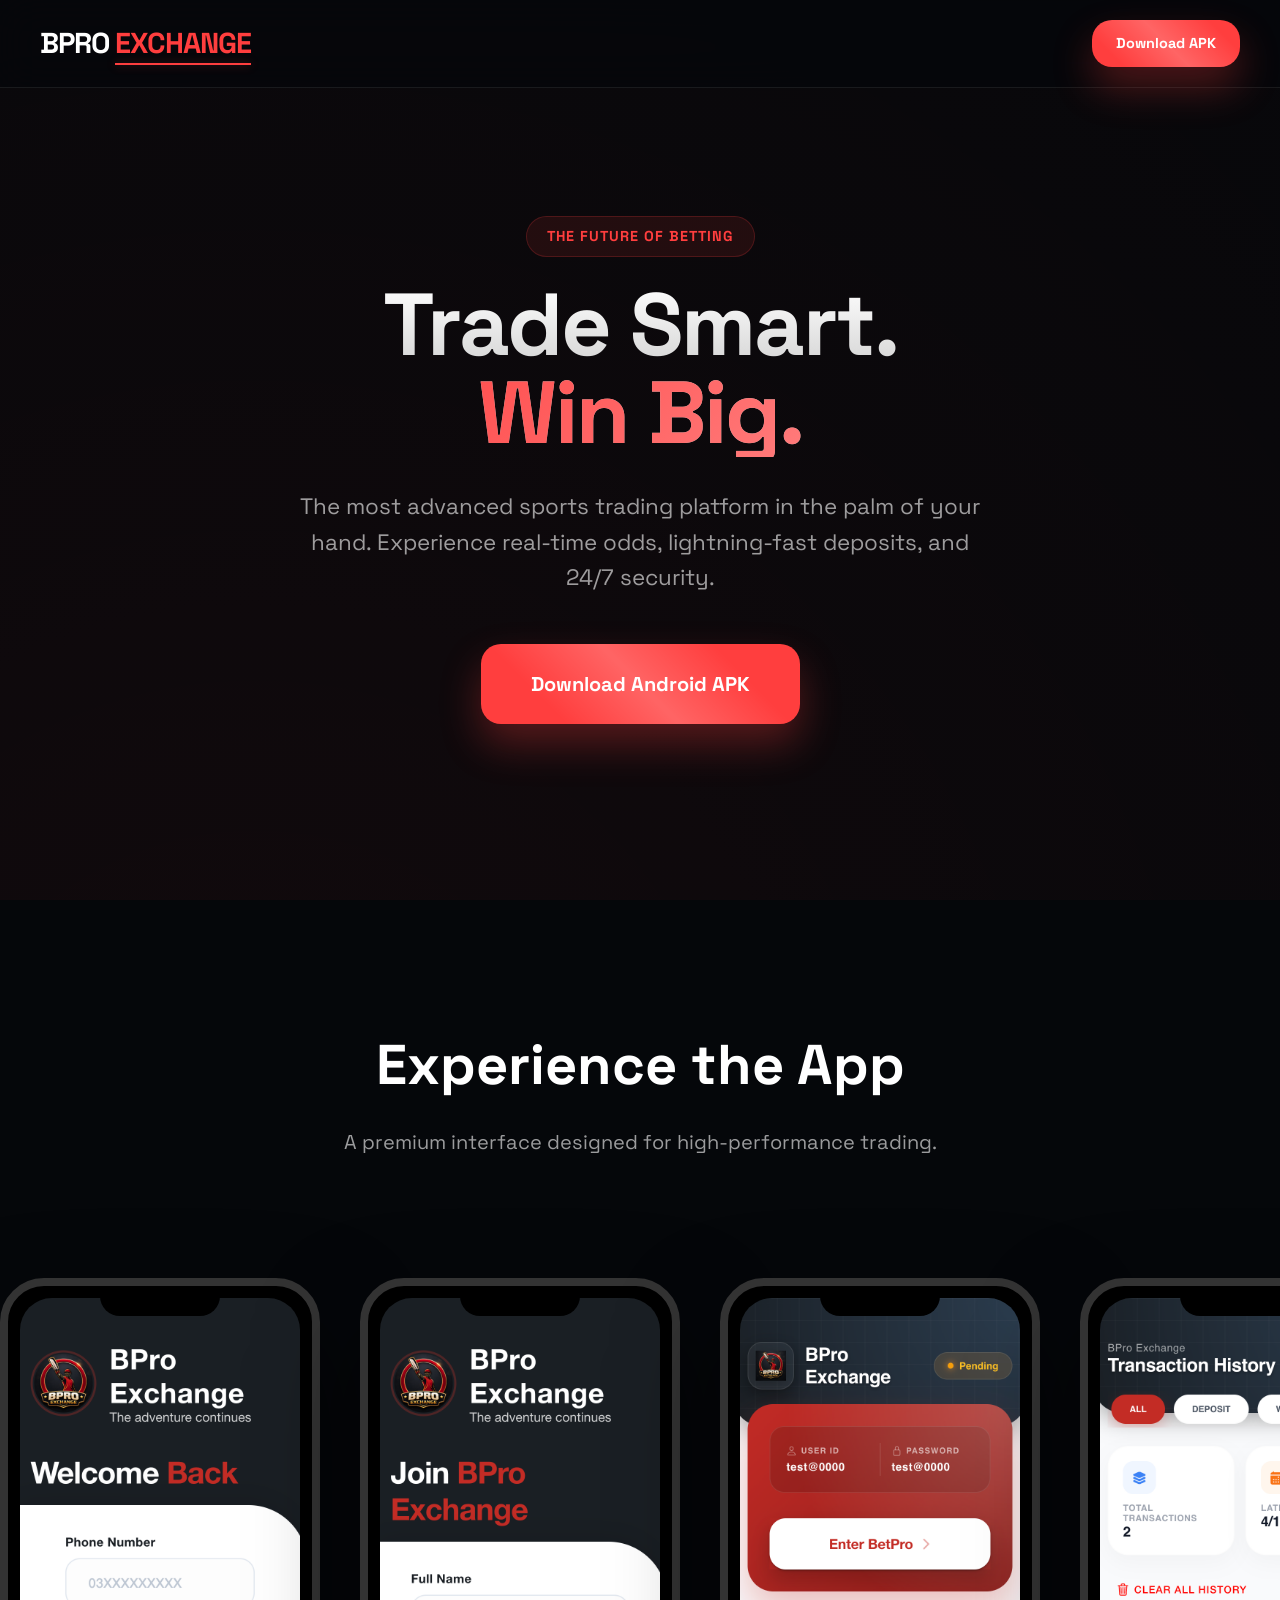
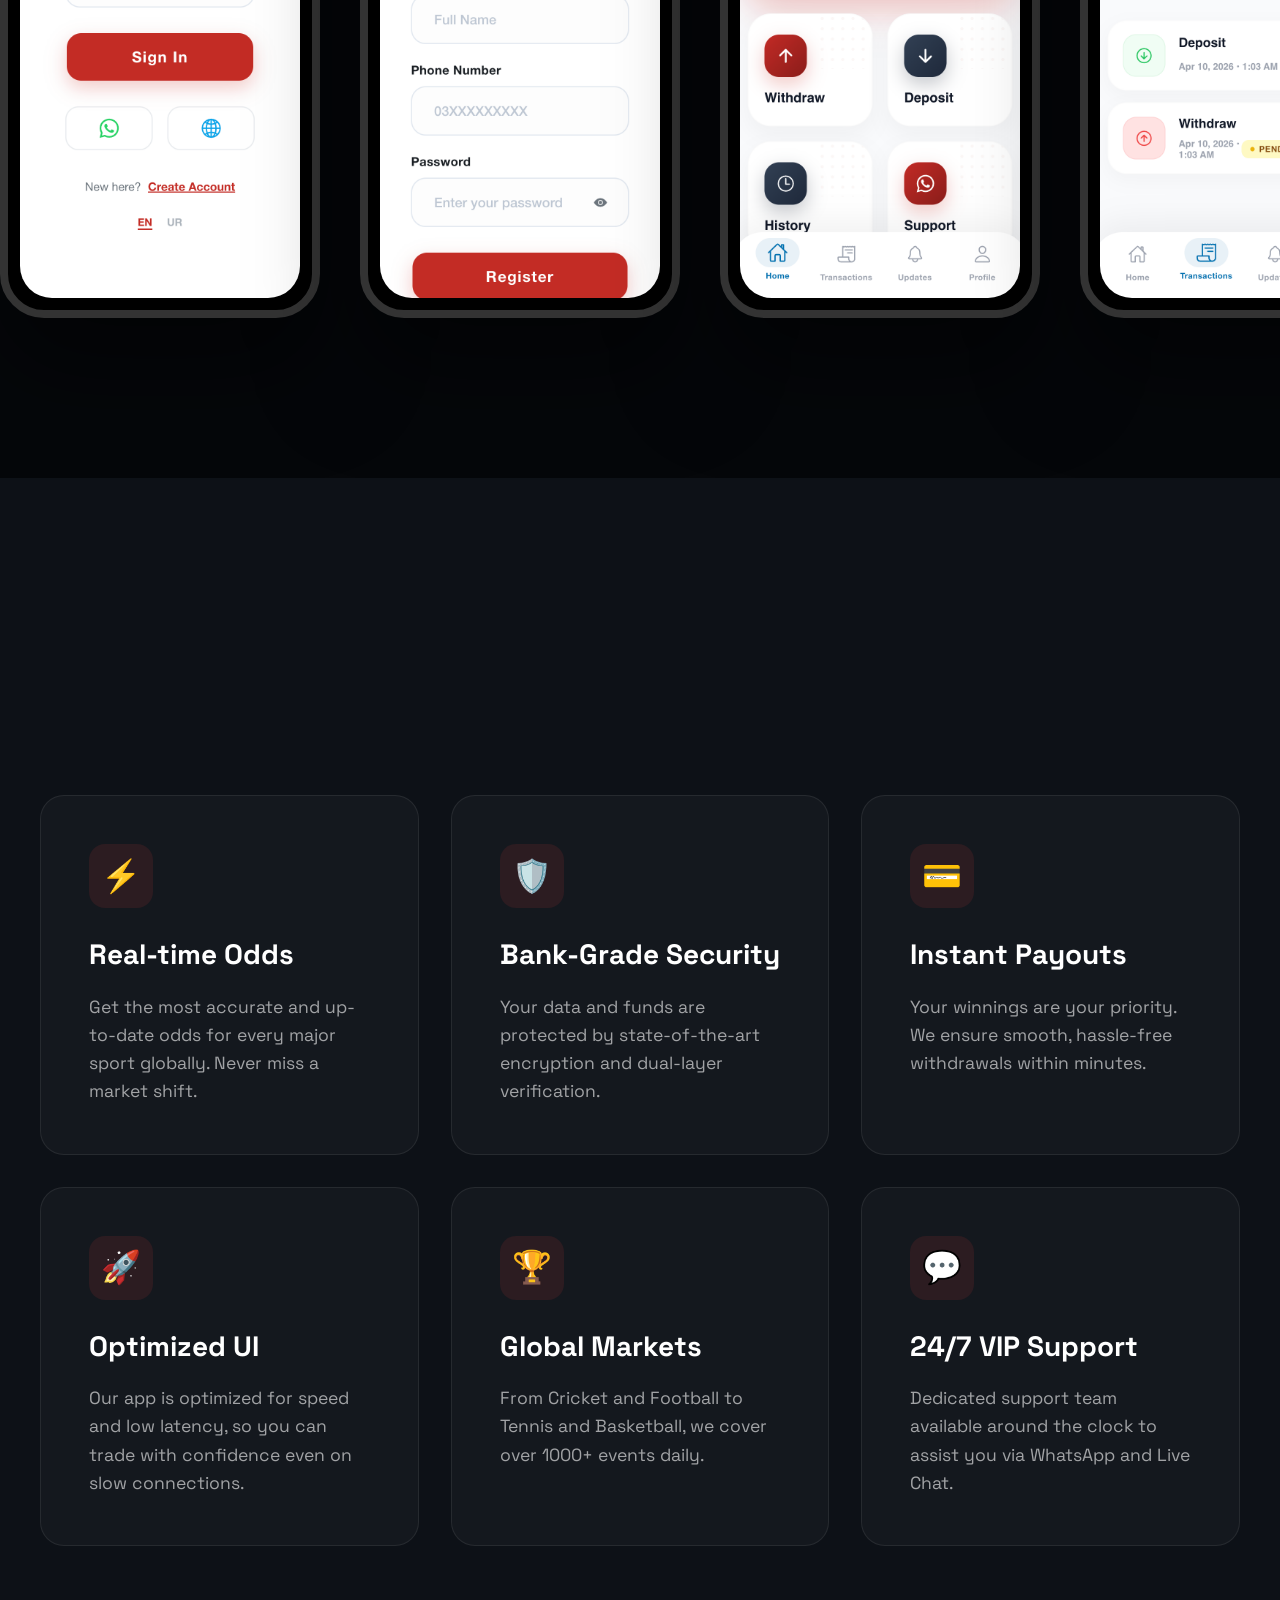
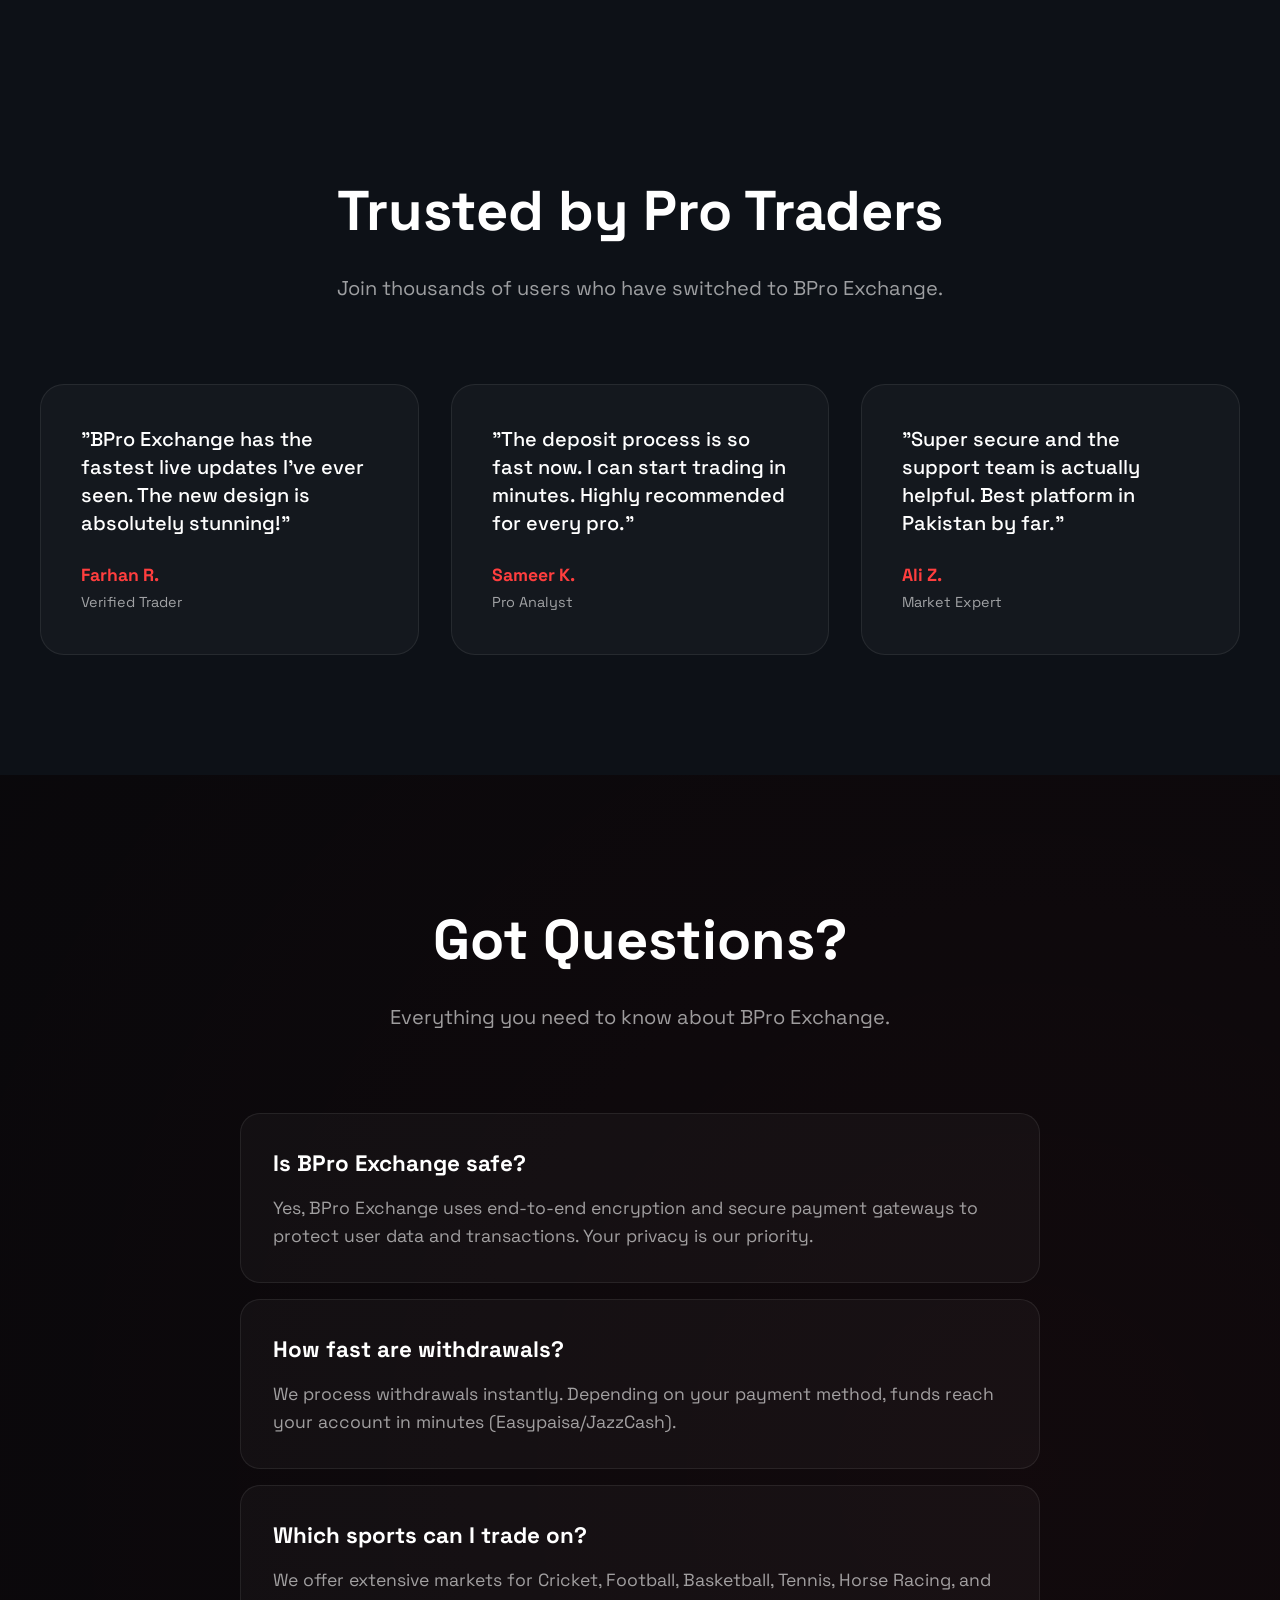
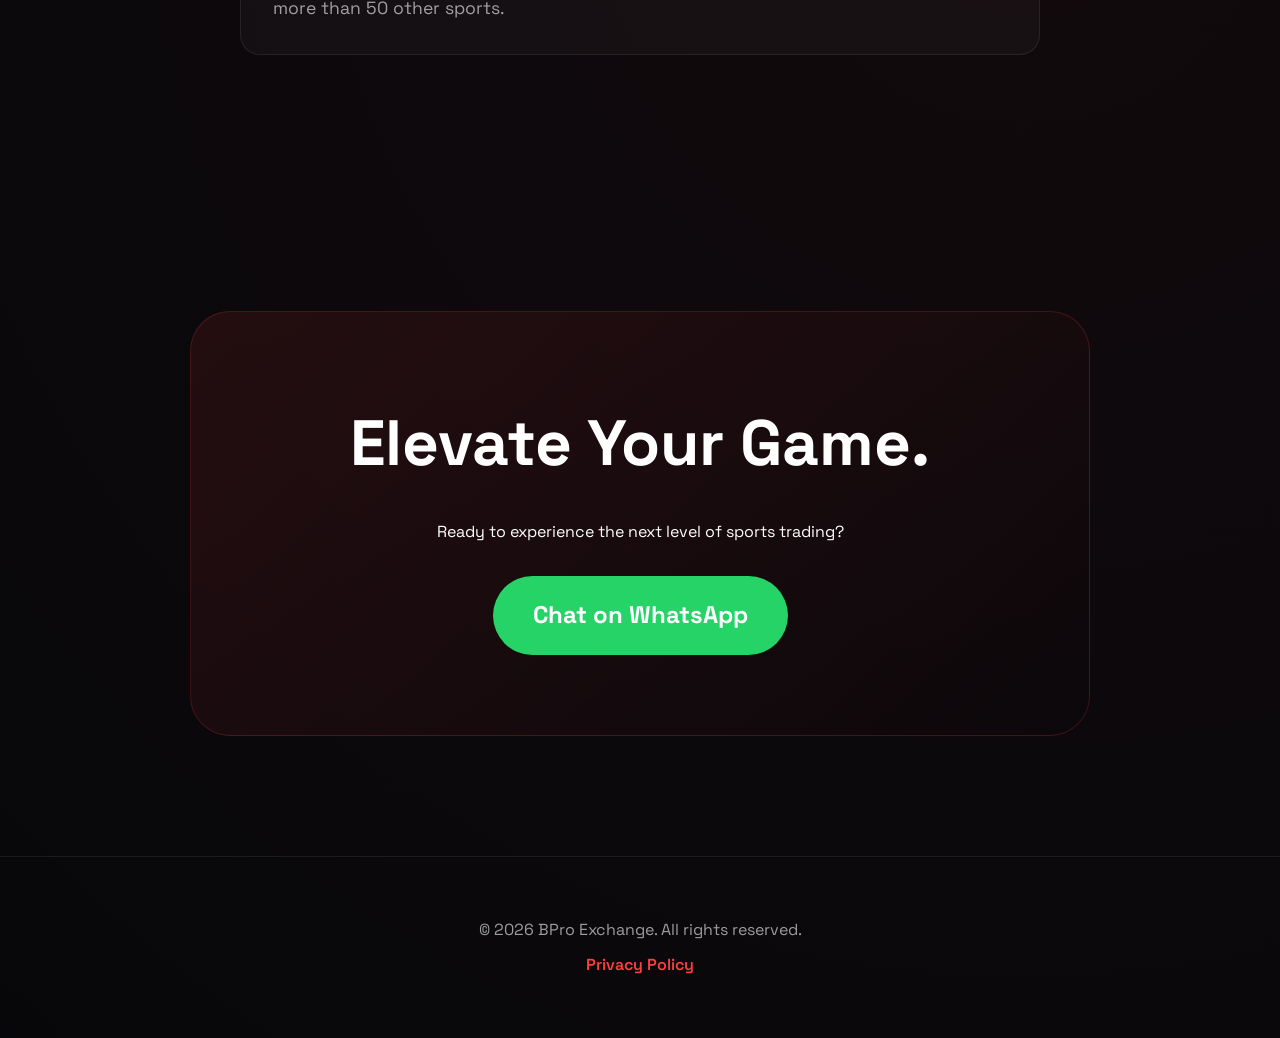
<file: index.html>
<!DOCTYPE html>
<html lang="en">

<head>
  <meta charset="UTF-8">
  <meta name="viewport" content="width=device-width, initial-scale=1.0">
  <title>BPro Exchange - Premium Sports Trading & Betting</title>
  <meta name="description"
    content="Experience the ultimate sports trading platform with BPro Exchange. Real-time odds, instant deposits, and secure payouts.">
  <link rel="stylesheet" href="styles.css">
</head>

<body>
  <header class="header">
    <div class="app-title">BPro <span>Exchange</span></div>
    <a href="/app-debug.apk"
      class="download-btn" style="padding: 12px 24px; font-size: 0.9rem;">
      Download APK
    </a>
  </header>

  <main>
    <!-- Hero Section -->
    <section class="hero-section">
      <div class="hero-content fade-in">
        <span class="hero-badge">The Future of Betting</span>
        <h1 class="hero-title">Trade Smart. <span>Win Big.</span></h1>
        <p class="hero-subtitle">The most advanced sports trading platform in the palm of your hand. Experience
          real-time odds, lightning-fast deposits, and 24/7 security.</p>

        <a href="/app-debug.apk"
          class="download-btn">
          <span>Download Android APK</span>
        </a>
      </div>
    </section>

    <!-- Experience Section (Screenshots) -->
    <section class="screenshots-section">
      <div class="section-header fade-in">
        <h2>Experience the App</h2>
        <p>A premium interface designed for high-performance trading.</p>
      </div>
      <div class="mockup-container">
        <!-- Double the images for seamless loop -->
        <div class="phone-mockup"><img src="screen1.png" alt="BPro App"></div>
        <div class="phone-mockup"><img src="screen2.png" alt="BPro App"></div>
        <div class="phone-mockup"><img src="screen3.png" alt="BPro App"></div>
        <div class="phone-mockup"><img src="screen4.png" alt="BPro App"></div>
        <div class="phone-mockup"><img src="screen5.png" alt="BPro App"></div>
        <div class="phone-mockup"><img src="screen6.png" alt="BPro App"></div>
        <div class="phone-mockup"><img src="screen7.png" alt="BPro App"></div>
        <!-- Duplicate for loop -->
        <div class="phone-mockup"><img src="screen1.png" alt="BPro App"></div>
        <div class="phone-mockup"><img src="screen2.png" alt="BPro App"></div>
        <div class="phone-mockup"><img src="screen3.png" alt="BPro App"></div>
        <div class="phone-mockup"><img src="screen4.png" alt="BPro App"></div>
        <div class="phone-mockup"><img src="screen5.png" alt="BPro App"></div>
        <div class="phone-mockup"><img src="screen6.png" alt="BPro App"></div>
        <div class="phone-mockup"><img src="screen7.png" alt="BPro App"></div>
      </div>
    </section>

    <!-- Features Section -->
    <section class="features-section">
      <div class="section-header fade-in">
        <h2>Why Choose BPro?</h2>
        <p>Built by traders, for traders. Experience the professional edge.</p>
      </div>
      <div class="features-grid">
        <div class="feature-card fade-in">
          <div class="feature-icon-box">⚡</div>
          <h3>Real-time Odds</h3>
          <p>Get the most accurate and up-to-date odds for every major sport globally. Never miss a market shift.</p>
        </div>
        <div class="feature-card fade-in">
          <div class="feature-icon-box">🛡️</div>
          <h3>Bank-Grade Security</h3>
          <p>Your data and funds are protected by state-of-the-art encryption and dual-layer verification.</p>
        </div>
        <div class="feature-card fade-in">
          <div class="feature-icon-box">💳</div>
          <h3>Instant Payouts</h3>
          <p>Your winnings are your priority. We ensure smooth, hassle-free withdrawals within minutes.</p>
        </div>
        <div class="feature-card fade-in">
          <div class="feature-icon-box">🚀</div>
          <h3>Optimized UI</h3>
          <p>Our app is optimized for speed and low latency, so you can trade with confidence even on slow connections.
          </p>
        </div>
        <div class="feature-card fade-in">
          <div class="feature-icon-box">🏆</div>
          <h3>Global Markets</h3>
          <p>From Cricket and Football to Tennis and Basketball, we cover over 1000+ events daily.</p>
        </div>
        <div class="feature-card fade-in">
          <div class="feature-icon-box">💬</div>
          <h3>24/7 VIP Support</h3>
          <p>Dedicated support team available around the clock to assist you via WhatsApp and Live Chat.</p>
        </div>
      </div>
    </section>

    <!-- Testimonials Section -->
    <section class="testimonials-section">
      <div class="section-header fade-in">
        <h2>Trusted by Pro Traders</h2>
        <p>Join thousands of users who have switched to BPro Exchange.</p>
      </div>
      <div class="testimonial-list">
        <div class="testimonial-card fade-in">
          <p>"BPro Exchange has the fastest live updates I've ever seen. The new design is absolutely stunning!"</p>
          <div class="testimonial-author">
            <div class="author-info">
              <h4>Farhan R.</h4>
              <span>Verified Trader</span>
            </div>
          </div>
        </div>
        <div class="testimonial-card fade-in">
          <p>"The deposit process is so fast now. I can start trading in minutes. Highly recommended for every pro."</p>
          <div class="testimonial-author">
            <div class="author-info">
              <h4>Sameer K.</h4>
              <span>Pro Analyst</span>
            </div>
          </div>
        </div>
        <div class="testimonial-card fade-in">
          <p>"Super secure and the support team is actually helpful. Best platform in Pakistan by far."</p>
          <div class="testimonial-author">
            <div class="author-info">
              <h4>Ali Z.</h4>
              <span>Market Expert</span>
            </div>
          </div>
        </div>
      </div>
    </section>

    <!-- FAQ Section -->
    <section class="faq-section">
      <div class="section-header fade-in">
        <h2>Got Questions?</h2>
        <p>Everything you need to know about BPro Exchange.</p>
      </div>
      <div class="faq-container">
        <div class="faq-item fade-in">
          <strong>Is BPro Exchange safe?</strong>
          <p>Yes, BPro Exchange uses end-to-end encryption and secure payment gateways to protect user data and
            transactions. Your privacy is our priority.</p>
        </div>
        <div class="faq-item fade-in">
          <strong>How fast are withdrawals?</strong>
          <p>We process withdrawals instantly. Depending on your payment method, funds reach your account in minutes
            (Easypaisa/JazzCash).</p>
        </div>
        <div class="faq-item fade-in">
          <strong>Which sports can I trade on?</strong>
          <p>We offer extensive markets for Cricket, Football, Basketball, Tennis, Horse Racing, and more than 50 other
            sports.</p>
        </div>
      </div>
    </section>

    <!-- Contact Section -->
    <section class="contact-section">
      <div class="contact-card fade-in">
        <h2>Elevate Your <span>Game.</span></h2>
        <p>Ready to experience the next level of sports trading?</p>
        <a href="https://wa.me/923423760529" class="whatsapp-link" target="_blank">
          Chat on WhatsApp
        </a>
      </div>
    </section>
  </main>

  <footer>
    <p>&copy; 2026 BPro Exchange. All rights reserved.</p>
    <p style="margin-top: 10px;"><a href="privacypolicy.html">Privacy Policy</a></p>
  </footer>

  <script>
    const observerOptions = {
      threshold: 0.1
    };

    const observer = new IntersectionObserver((entries) => {
      entries.forEach(entry => {
        if (entry.isIntersecting) {
          entry.target.classList.add('visible');
        }
      });
    }, observerOptions);

    document.querySelectorAll('.fade-in').forEach(el => observer.observe(el));
  </script>
</body>

</html>
</file>
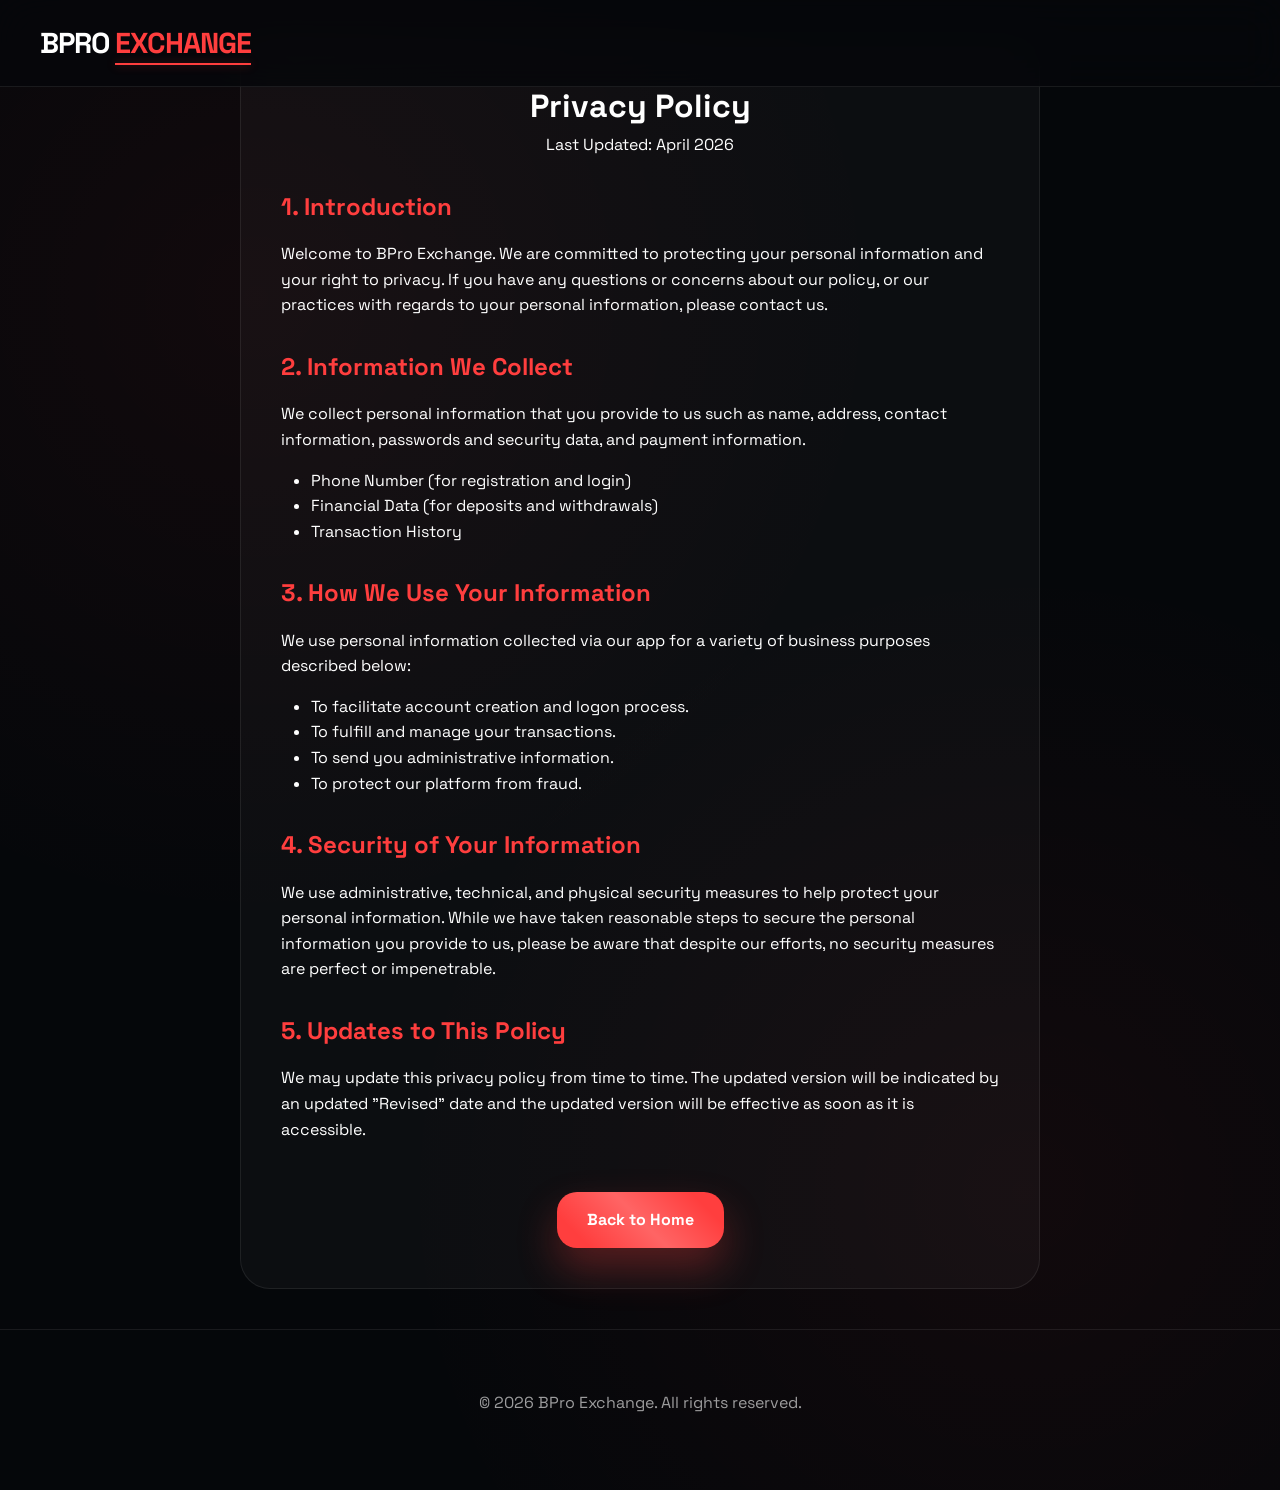
<file: privacypolicy.html>
<!DOCTYPE html>
<html lang="en">

<head>
  <meta charset="UTF-8">
  <meta name="viewport" content="width=device-width, initial-scale=1.0">
  <title>Privacy Policy - BPro Exchange</title>
  <link rel="stylesheet" href="styles.css">
  <style>
    .policy-content {
      max-width: 800px;
      margin: 40px auto;
      background: var(--glass);
      padding: 40px;
      border-radius: 30px;
      border: 1px solid var(--glass-border);
    }

    h2 {
      color: var(--primary);
      margin: 30px 0 15px;
    }

    p {
      margin-bottom: 15px;
      color: var(--text-muted);
    }

    ul {
      margin: 15px 0 15px 30px;
      color: var(--text-muted);
    }
  </style>
</head>

<body>
  <header class="header">
    <a href="index.html" style="text-decoration: none;">
      <h1 class="app-title">BPro <span>Exchange</span></h1>
    </a>
  </header>

  <main class="main-content">
    <div class="policy-content">
      <h1 style="text-align: center; font-weight: 900;">Privacy Policy</h1>
      <p style="text-align: center;">Last Updated: April 2026</p>

      <h2>1. Introduction</h2>
      <p>Welcome to BPro Exchange. We are committed to protecting your personal information and your right to privacy.
        If you have any questions or concerns about our policy, or our practices with regards to your personal
        information, please contact us.</p>

      <h2>2. Information We Collect</h2>
      <p>We collect personal information that you provide to us such as name, address, contact information, passwords
        and security data, and payment information.</p>
      <ul>
        <li>Phone Number (for registration and login)</li>
        <li>Financial Data (for deposits and withdrawals)</li>
        <li>Transaction History</li>
      </ul>

      <h2>3. How We Use Your Information</h2>
      <p>We use personal information collected via our app for a variety of business purposes described below:</p>
      <ul>
        <li>To facilitate account creation and logon process.</li>
        <li>To fulfill and manage your transactions.</li>
        <li>To send you administrative information.</li>
        <li>To protect our platform from fraud.</li>
      </ul>

      <h2>4. Security of Your Information</h2>
      <p>We use administrative, technical, and physical security measures to help protect your personal information.
        While we have taken reasonable steps to secure the personal information you provide to us, please be aware that
        despite our efforts, no security measures are perfect or impenetrable.</p>

      <h2>5. Updates to This Policy</h2>
      <p>We may update this privacy policy from time to time. The updated version will be indicated by an updated
        "Revised" date and the updated version will be effective as soon as it is accessible.</p>

      <div style="margin-top: 50px; text-align: center;">
        <a href="index.html" class="download-btn" style="padding: 15px 30px; font-size: 1rem;">Back to Home</a>
      </div>
    </div>
  </main>

  <footer class="footer">
    <p>&copy; 2026 BPro Exchange. All rights reserved.</p>
  </footer>
</body>

</html>
</file>
<file: styles.css>
@import url('https://fonts.googleapis.com/css2?family=Outfit:wght@300;400;500;700;900&family=Space+Grotesk:wght@300;400;500;600;700&display=swap');

:root {
  --primary: #ff3e3e;
  --primary-glow: rgba(255, 62, 62, 0.4);
  --accent: #ffd700;
  --bg-deep: #05070a;
  --bg-card: #0d1117;
  --text-main: #ffffff;
  --text-sub: rgba(255, 255, 255, 0.6);
  --glass: rgba(255, 255, 255, 0.03);
  --glass-border: rgba(255, 255, 255, 0.08);
  --card-radius: 24px;
}

* {
  margin: 0;
  padding: 0;
  box-sizing: border-box;
}

body {
  font-family: 'Space Grotesk', sans-serif;
  background-color: var(--bg-deep);
  color: var(--text-main);
  line-height: 1.6;
  overflow-x: hidden;
  background-image: 
    radial-gradient(circle at 20% 20%, rgba(255, 62, 62, 0.05) 0%, transparent 40%),
    radial-gradient(circle at 80% 80%, rgba(255, 62, 62, 0.05) 0%, transparent 40%);
}

/* Header */
.header {
  padding: 20px 40px;
  background: rgba(5, 7, 10, 0.8);
  backdrop-filter: blur(20px);
  position: fixed;
  top: 0;
  left: 0;
  right: 0;
  z-index: 1000;
  border-bottom: 1px solid var(--glass-border);
  display: flex;
  justify-content: space-between;
  align-items: center;
}

.app-title {
  font-size: 1.8rem;
  font-weight: 800;
  letter-spacing: -1px;
  text-transform: uppercase;
  color: white;
}

.app-title span {
  color: var(--primary);
  position: relative;
}

.app-title span::after {
  content: '';
  position: absolute;
  bottom: -4px;
  left: 0;
  width: 100%;
  height: 2px;
  background: var(--primary);
  box-shadow: 0 0 10px var(--primary-glow);
}

/* Hero Section */
.hero-section {
  min-height: 100vh;
  display: flex;
  align-items: center;
  justify-content: center;
  padding: 120px 24px 80px;
  position: relative;
  overflow: hidden;
}

.hero-content {
  max-width: 900px;
  text-align: center;
  z-index: 2;
}

.hero-badge {
  display: inline-block;
  padding: 8px 20px;
  background: rgba(255, 62, 62, 0.1);
  border: 1px solid rgba(255, 62, 62, 0.2);
  border-radius: 100px;
  color: var(--primary);
  font-weight: 700;
  font-size: 0.9rem;
  margin-bottom: 24px;
  text-transform: uppercase;
  letter-spacing: 1px;
}

.hero-title {
  font-size: clamp(3rem, 10vw, 5.5rem);
  font-weight: 900;
  line-height: 1;
  margin-bottom: 32px;
  letter-spacing: -2px;
  background: linear-gradient(to bottom, #fff 0%, #aaa 100%);
  -webkit-background-clip: text;
  background-clip: text;
  -webkit-text-fill-color: transparent;
}

.hero-title span {
  display: block;
  background: linear-gradient(135deg, var(--primary) 0%, #ff8e8e 100%);
  -webkit-background-clip: text;
  background-clip: text;
  -webkit-text-fill-color: transparent;
}

.hero-subtitle {
  font-size: 1.4rem;
  color: var(--text-sub);
  max-width: 700px;
  margin: 0 auto 48px;
  font-weight: 400;
}

.download-btn {
  display: inline-flex;
  align-items: center;
  gap: 16px;
  background: var(--primary);
  color: white;
  padding: 24px 50px;
  border-radius: 20px;
  font-size: 1.25rem;
  font-weight: 800;
  text-decoration: none;
  box-shadow: 0 20px 40px rgba(255, 62, 62, 0.3);
  transition: all 0.4s cubic-bezier(0.175, 0.885, 0.32, 1.275);
  position: relative;
  overflow: hidden;
}

.download-btn:hover {
  transform: translateY(-8px) scale(1.02);
  box-shadow: 0 30px 60px rgba(255, 62, 62, 0.4);
}

.download-btn::after {
  content: '';
  position: absolute;
  top: -50%;
  left: -50%;
  width: 200%;
  height: 200%;
  background: linear-gradient(transparent, rgba(255, 255, 255, 0.2), transparent);
  transform: rotate(45deg);
  transition: 0.5s;
  pointer-events: none;
}

.download-btn:hover::after {
  left: 100%;
}

/* Features Grid */
.features-section {
  padding: 100px 24px;
  background: var(--bg-card);
  position: relative;
}

.section-header {
  text-align: center;
  margin-bottom: 80px;
}

.section-header h2 {
  font-size: 3.5rem;
  font-weight: 900;
  margin-bottom: 16px;
}

.section-header p {
  color: var(--text-sub);
  font-size: 1.25rem;
}

.features-grid {
  display: grid;
  grid-template-columns: repeat(auto-fit, minmax(320px, 1fr));
  gap: 32px;
  max-width: 1200px;
  margin: 0 auto;
}

.feature-card {
  background: var(--glass);
  border: 1px solid var(--glass-border);
  padding: 48px;
  border-radius: var(--card-radius);
  transition: all 0.4s ease;
  position: relative;
  overflow: hidden;
}

.feature-card:hover {
  background: rgba(255, 255, 255, 0.05);
  transform: translateY(-10px);
  border-color: rgba(255, 62, 62, 0.3);
}

.feature-icon-box {
  width: 64px;
  height: 64px;
  background: rgba(255, 62, 62, 0.1);
  border-radius: 16px;
  display: flex;
  align-items: center;
  justify-content: center;
  font-size: 2rem;
  margin-bottom: 24px;
  color: var(--primary);
}

.feature-card h3 {
  font-size: 1.75rem;
  margin-bottom: 16px;
}

.feature-card p {
  color: var(--text-sub);
  font-size: 1.1rem;
}

/* Screenshots / App Experience */
.screenshots-section {
  padding: 120px 0;
  background: var(--bg-deep);
  overflow: hidden;
}

.mockup-container {
  display: flex;
  gap: 40px;
  padding: 40px 0;
  animation: scroll 40s linear infinite;
  width: max-content;
}

@keyframes scroll {
  0% { transform: translateX(0); }
  100% { transform: translateX(calc(-50% - 20px)); }
}

.phone-mockup {
  width: 320px;
  height: 640px;
  background: #000;
  border-radius: 44px;
  padding: 12px;
  border: 8px solid #333;
  box-shadow: 0 50px 100px rgba(0, 0, 0, 0.5);
  position: relative;
  flex-shrink: 0;
}

.phone-mockup img {
  width: 100%;
  height: 100%;
  object-fit: cover;
  border-radius: 32px;
}

.phone-mockup::before {
  content: '';
  position: absolute;
  top: 0;
  left: 50%;
  transform: translateX(-50%);
  width: 120px;
  height: 30px;
  background: #000;
  border-bottom-left-radius: 20px;
  border-bottom-right-radius: 20px;
  z-index: 2;
}

/* Testimonials */
.testimonials-section {
  padding: 120px 24px;
  background: var(--bg-card);
}

.testimonial-list {
  display: grid;
  grid-template-columns: repeat(auto-fit, minmax(350px, 1fr));
  gap: 32px;
  max-width: 1200px;
  margin: 0 auto;
}

.testimonial-card {
  background: var(--glass);
  padding: 40px;
  border-radius: var(--card-radius);
  border: 1px solid var(--glass-border);
}

.testimonial-card p {
  font-size: 1.25rem;
  font-weight: 500;
  line-height: 1.4;
  margin-bottom: 24px;
  color: var(--text-main);
}

.testimonial-author {
  display: flex;
  align-items: center;
  gap: 16px;
}

.author-info h4 {
  font-size: 1.1rem;
  color: var(--primary);
}

.author-info span {
  font-size: 0.9rem;
  color: var(--text-sub);
}

/* FAQ */
.faq-section {
  padding: 120px 24px;
}

.faq-container {
  max-width: 800px;
  margin: 0 auto;
}

.faq-item {
  background: var(--glass);
  border: 1px solid var(--glass-border);
  margin-bottom: 16px;
  border-radius: 20px;
  padding: 32px;
  transition: all 0.3s ease;
}

.faq-item:hover {
  border-color: var(--primary);
  background: rgba(255, 62, 62, 0.05);
}

.faq-item strong {
  display: block;
  font-size: 1.4rem;
  margin-bottom: 12px;
}

.faq-item p {
  color: var(--text-sub);
  font-size: 1.1rem;
}

/* Contact */
.contact-section {
  padding: 120px 24px;
  text-align: center;
}

.contact-card {
  max-width: 900px;
  margin: 0 auto;
  background: linear-gradient(135deg, rgba(255, 62, 62, 0.1) 0%, transparent 100%);
  border: 1px solid rgba(255, 62, 62, 0.2);
  padding: 80px 40px;
  border-radius: 40px;
}

.contact-card h2 {
  font-size: 4rem;
  margin-bottom: 24px;
}

.whatsapp-link {
  display: inline-flex;
  align-items: center;
  gap: 12px;
  background: #25d366;
  color: white;
  padding: 20px 40px;
  border-radius: 100px;
  font-size: 1.5rem;
  font-weight: 800;
  text-decoration: none;
  margin-top: 32px;
  transition: transform 0.3s ease;
}

.whatsapp-link:hover {
  transform: scale(1.05);
}

/* Footer */
footer {
  padding: 60px 24px;
  text-align: center;
  border-top: 1px solid var(--glass-border);
  color: var(--text-sub);
}

footer a {
  color: var(--primary);
  text-decoration: none;
  font-weight: 600;
}

/* Animations */
.fade-in {
  opacity: 0;
  transform: translateY(40px);
  transition: all 0.8s cubic-bezier(0.25, 0.46, 0.45, 0.94);
}

.fade-in.visible {
  opacity: 1;
  transform: translateY(0);
}

@media (max-width: 768px) {
  .hero-title { font-size: 4rem; }
  .section-header h2 { font-size: 2.5rem; }
  .header { padding: 15px 24px; }
  .contact-card h2 { font-size: 2.5rem; }
}
</file>
